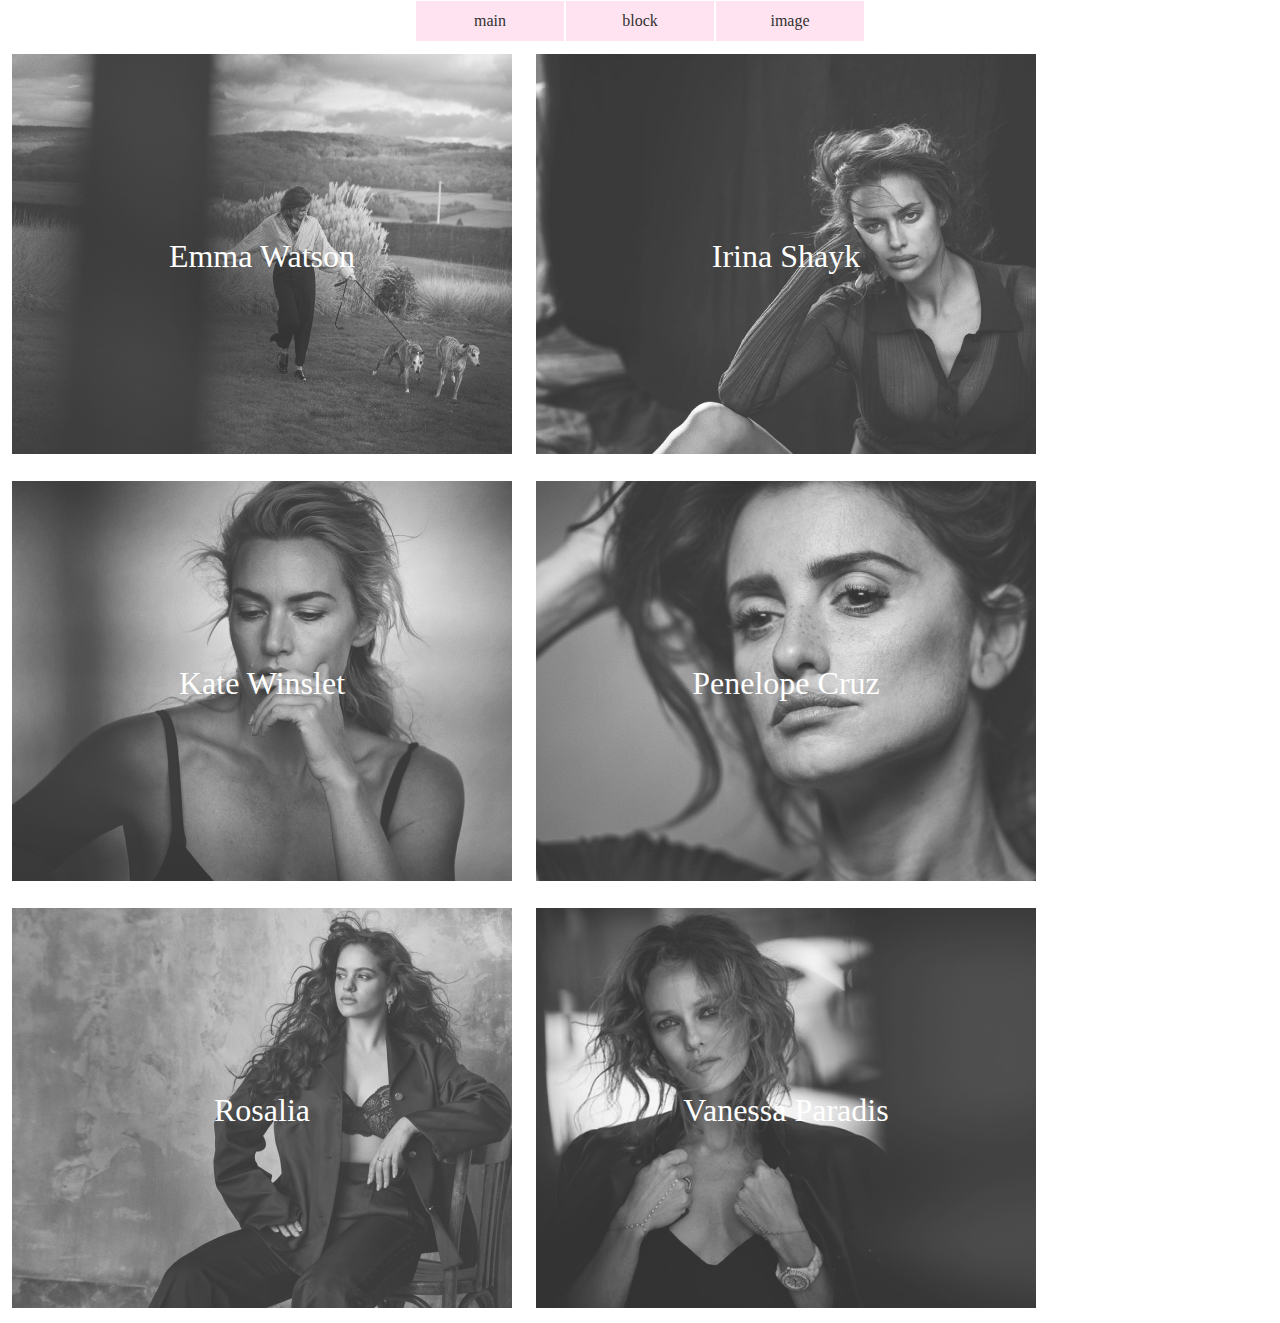
<file: index-lindbergh.html>
<!DOCTYPE html>
<html lang="ru">
<head>
	<meta charset="UTF-8">
	<title>homework</title>
	<link rel="stylesheet" href="css/style.css">
	</head>
<body>
<div class="menu">
	<div class="menu-block">
		<ul>
			<li>
			<a href="index.html">main</a>
			</li>
		<li>
		<a href="#" title="block">block</a>
		<ul class="in-menu-block">
		<li>
		<a href="index — tablet call.html"title="tablecell">table-cell</a>
		</li>
		<li>
		<a href="index —inline block.html"title="inline-block">inline-block</a>
		</li>
		<li>
		<a href="index — float.html"title="float">float</a>
		<ul class="float-menu">
		<li>
		<a href="#"title="float">float_one</a></li>
	    <li>
		<a href="#"title="float_two">float_two</a> 
		</li>
		</ul>
	</li>
	<li>
		<a href="index.html"title="flex">flex</a>
	</li>
</ul>
</li>
<li>
<a href="index-lindbergh.html"title="image">image</a>
</li>
</ul>

	
	<div class="wrapper1">
		<div class="border1">
		<div class="image1">
		<img class="opacity1" src="image/emmawatson.png" alt="lindberg">
		<p class="text1">Emma Watson</p>
	</div>
</div>
			<div class="border1">
		<div class="image1">
		<img class="opacity1" src="image/irinashaik.png" alt="lindberg">
		<p class="text1">Irina Shayk</p>
	</div>
	</div>
				<div class="border1">
		<div class="image1">
		<img class="opacity1" src="image/kateelizabethwinslet.png" alt="lindberg">
		<p class="text1">Kate Winslet</p>
</div>
	</div>
	
				<div class="border1">
		<div class="image1">
		<img class="opacity1" src="image/penelopecruz.png" alt="lindberg">
		<p class="text1">Penelope Cruz</p>
</div>
	</div>


				<div class="border1">
		<div class="image1">
		<img class="opacity1" src="image/rosalia.png" alt="lindberg">
		<p class="text1">Rosalia</p>
</div>
	</div>


				<div class="border1">
		<div class="image1">
		<img class="opacity1" src="image/vanessachantalparadis.png" alt="lindberg">
		<p class="text1">Vanessa Paradis</p>
</div>
	</div>
</div>
</body>
</file>
<file: css/style.css>
@import url('');
/*css reset*/
			html, body, div, span, applet, object, iframe,
			h1, h2, h3, h4, h5, h6, p, blockquote, pre,
			a, abbr, acronym, address, big, cite, code,
			del, dfn, em, img, ins, kbd, q, s, samp,
			small, strike, strong, sub, sup, tt, var,
			b, u, i, center,
			dl, dt, dd, ol, ul, li,
			fieldset, form, label, legend,
			table, caption, tbody, tfoot, thead, tr, th, td,
			article, aside, canvas, details, embed, 
			figure, figcaption, footer, header, hgroup, 
			menu, nav, output, ruby, section, summary,
			time, mark, audio, video {
				margin: 0;
				padding: 0;
				border: 0;
				font-size: 100%;
				font: inherit;
				vertical-align: baseline;
			}
			/* HTML5 display-role reset for older browsers */
			article, aside, details, figcaption, figure, 
			footer, header, hgroup, menu, nav, section {
				display: block;
			}
			body {
				line-height: 1;
			}
			ol, ul {
				list-style: none;
			}
			blockquote, q {
				quotes: none;
			}
			blockquote:before, blockquote:after,
			q:before, q:after {
				content: '';
				content: none;
			}
			table {
				border-collapse: collapse;
				border-spacing: 0;
			}
/*main*/

/*	div{
		outline: 2px solid red;
	}*/
	div{
		outline: 1px solid #ffffff;

	}


.wrapper{
		width:1200px;
		margin: 0 auto;
		padding:  32px 20;	
	}


.menu-block {
    position: relative;
}

.menu-block ul{
	text-align: center;
	font-size: 0;
}
.menu-block ul li{
	display: inline-block;
	background: #ffe3f0;
	font-size: 16px;
    position: relative;
    width: 148px;
}

.menu-block ul li a{
	text-decoration: none;
	color: #313131;
	padding-top: 12px;
    padding-bottom: 12px;
	display: block;
    text-align: center;
}
 .menu-block ul li a:hover {
    background-color: #e9bbc8;
}

.menu-block li{
    border: 1px solid #ffffff;
}

.in-menu-block {
    position: absolute;
    display: none;
}
.float-menu {
    position: absolute;
    top:  100%;
    left:  0;
    display: none;
}

li:hover .in-menu-block  {
    display: block;
    top:  100%;
    left:  0%;
}

li ul  :hover  .float-menu   {
    display: block;
    top:  0;
    left:  100%;
}



h1{
	margin: 32px 32px ;
	text-align: center;
	font-size: 36px
}
.first{
	background: #d5a7b4;
	display: flex;

}

.first_1{
	width: 400px;
	height: 200px;
}
.first_2{
	width: 400px;
    height: 200px;
   
}
.first_3{
	width: 400px;
    height: 200px;
	
}
.three{background: #a36452;
display: flex;
}


.second{
background: #def3ff;
display: flex;
}
.second_left{
	width: 800px;
	height: 200px;

}
.second_left_1{
	width: 800px;
	height: 100px;
}
.second_left_2{
	width: 800px;
	height: 100px;
}
.second_right_1{
	width: 400px;
	height: 67px;
}
.second_right_2{
	width: 400px;
	height: 67px;
}
.second_right_3{
	width: 400px;
	height: 67px;
}

.three{
background: #f4bf3c;
display: flex;
height: 200px;
}
.three_left{
width: 400px;
}
.three_right{
width: 800px;	
}
.three_right_top{
width: 800px;
height: 100px;
}
.three_right_bottom{
display: inline-flex;
width: 800px;
}
.three_right_bottom_1{
width: 400px;
height: 100px;
}
.three_right_bottom_2{
width: 400px;
height: 100px;
}

.four{
display: flex;
background: #f8955b;
height: 300px;
}

.four_left{
flex: 0 0 800px;
}

.four_left_top{
flex: 0 0 800px;
height: 100px;
}

.four_left_bottom{
display: flex;
}

.four_left_bottom_left{
flex: 0 0 400px;
height: 200px;
}
.four_left_bottom_left_top{
flex: 0 0 400px;
height: 100px;
}
.four_left_bottom_left_bottom{
display: flex;
height: 100px;
}
.four_left_bottom_left_bottom_1{
flex: 0 0 200px;
}
.four_left_bottom_left_bottom_2{
flex: 0 0 200px;
}
.four_left_bottom_right{
flex: 0 0 400px;
}
.four_rigth{
flex: 0 0 400px;
}
.four_rigth{
flex: 0 0 400px;
}









.first1{
background: #d5a7b4;
}

.first11{
	width: 400px;
	float:left;
	height: 200px;
	background: #d5a7b4;
}
.first2{
	width: 400px;
    height: 200px;
	float:left;
	background: #d5a7b4;
}
.first3{
	width: 400px;
    height: 200px;
	float:left;
	background: #d5a7b4;
}
 .clr{
    clear: left;
}




.second2{
background: #def3ff;
}
.second_left2{
	width: 800px;
	float: left;
}
.second_left_11{
height: 100px;
width: 800px;
}

.second_left_21{
	height: 100px;
	width: 800px;

}
.second_right2{
	width: 400px;
	float: left;
}
.second_right_11{
	height: 66px;
}
.second_right_21{
	height: 66px;
}
.second_right_31{
	height: 66px;
}


.three3{
background:#f4bf3c;
}

.three_left1{
	width: 400px;
	float: left;
	height: 200px;
}
.three_right_top1
{
	float: left;
	width:800px;
	height: 100px;

}
.three_right_bottom_12{
	float: left;
	width:400px;
	height: 100px;
}
.three_right_bottom_21{
	float: left;
	width:400px;
	height: 100px;
}


.four4{
	background: #f8955b;
}
.four_left1{
	float: left;
	width: 800px;
}
.four_left_top1{
	height: 100px;
	float: left;
	width: 800px;
	background: #f8955b;
}
.four_left_bottom1{
	font-size: 0px;
	background: #f8955b;

}
.four_left_bottom_left1{
	width: 400px;
	float: left;
	height: 100px;
	background: #f8955b;
}
.four_left_bottom_left_top1{
	width: 400px;
	height: 100px;
	background: #f8955b;;
}
.four_left_bottom_left_bottom1{
	width: 400px;
	height: 100px;
	background: #f8955b;
}
.four_left_bottom_left_bottom_11{
	width: 200px;
	float: left;
	height: 100px;
	background: #f8955b;
}
.four_left_bottom_left_bottom_21{
	width: 200px;
	float: left;
	height: 100px;
	background: #f8955b;
}
.four_left_bottom_right1{
	width: 400px;
	float: left;
	height: 200px;
	background: #f8955b;
}
.four_right1{
	width: 400px;
	float: left;
	height: 300px;
	background: #f8955b;
}




.first01{
	background: #dfb1be;
	font-size:0;
}
.first_01{
	width: 400px;
	font-size: 16px;
	display: inline-block;
	height: 200px;
}



.second01{
	background: #def3ff;
	font-size: 0px;
}
.second_left01{
	width: 800px;
	font-size: 16px;
	display: inline-block;

}
.secont_left_001{
	height: 100px;
}
.secont_left_02{
	height: 100px;
}

.second_right01{
	width: 400px;
	display: inline-block;
}
.second_right_01{
	height: 66px;
}
.second_right_02{
	height: 66px;
}
.second_right_03{
	height: 66px;
	
}



.third03{
	background: #f4bf3c;
	font-size: 0px;
}
.third_left03{
	display: inline-block;
	width: 500px;
	height: 200px;
}
.third_right_bottom03{
	width: 700px;
	display: inline-block;
}
.third_right_bottom_01{
	height: 110px;
	display: inline-block;
	width: 350px;
}



.four01{
	background: #f8955b;
	font-size: 0px;
}
.four_left01{
	display: inline-block;
	width: 800px;
}
.four_left_top01{
	height: 100px;
	display: inline-block;
	width: 800px;
}
.four_left_bottom01{
	font-size: 0px;
	background: #f8955b;
}
.four_left_bottom_left01{
	width: 400px;
	display: inline-block;
}
.four_left_bottom_left_top01{
	width: 400px;
	height: 100px;
}
.four_left_bottom_left_bottom01{
	width: 400px;
	height: 100px;
}
.four_left_bottom_left_bottom_01{
	width: 200px;
	display:inline-block;
	height: 100px;
}
.four_left_bottom_left_bottom_02{
	width: 200px;
	display:inline-block;
	height: 100px;
}
.four_right01{
	width: 400px;
	display:inline-block;
	height: 200px;
}





.first3{
	background: #dfb1be;
	font-size:0;
}
.first_13{
	width: 400px;
	font-size: 16px;
	display:table-cell;
	height: 200px;
}


.second13{
	background: #def3ff;
}
.second_left13{
	width: 800px;
	font-size: 16px;
	display:table-cell;

}
.secont_left_133{
	height: 100px;
	width: 800px;

}
.secont_left_23{
	height: 100px;
	width: 800px;
}

.second_right13{
	width: 400px;
	display:table-cell;
}
.second_right_13{
	height: 66px;
	width: 400px;
}
.second_right_233{
	height: 66px;
	width: 400px;
}
.second_right_33{
	height: 66px;
	width: 400px;
	
}



.third3{
	background: #f4bf3c;
}
.third_left13{
	display:table-cell;
	width: 500px;
	height: 200px;
}
.third_right_bottom13{
	width: 700px;
	display:table-cell;
}
.third_right_bottom_113{
	height: 110px;
	display:table-cell;
	width: 350px;
}


.four3{
	background: #f8955b;
}
.four_left3{
	display:table-cell;
	width: 800px;
}
.four_left_top3{
	height: 100px;
	display:table-cell;
	width: 800px;
}
.four_left_bottom3{
	font-size: 0px;
	background: #f8955b;
}
.four_left_bottom_left3{
	width: 400px;
	display:table-cell;
}
.four_left_bottom_left_top3{
	width: 400px;
	height: 100px;
}
.four_left_bottom_left_bottom3{
	width: 400px;
	height: 100px;
}
.four_left_bottom_left_bottom_13{
	width: 200px;
	display:table-cell;
	height: 100px;
}
.four_left_bottom_left_bottom_23{
	width: 200px;
	display:table-cell;
	height: 100px;
}

.four_right3{
	width: 400px;
	display:table-cell;
}






.first333{
	font-size:0;
	background: #d5a7b4;
}
.first_13{
	width: 400px;
	font-size: 16px;
	display:table-cell;
	height: 200px;
}
.first23{
	width: 400px;
	font-size: 16px;
	display:table-cell;
	height: 200px;
}
.first33{
 width: 400px;
	font-size: 16px;
	display:table-cell;
	height: 200px;
}

.second13{
	background: #def3ff;
}
.second_left13{
	width: 800px;
	font-size: 16px;
	display:table-cell;

}
.secont_left_133{
	height: 100px;
	width: 800px;
}
.secont_left_23{
	height: 100px;
	width: 800px;
}

.second_right13{
	width: 400px;
	display:table-cell;
}
.second_right_13{
	height: 66px;
	width: 400px;
}
.second_right_233{
	height: 66px;
	width: 400px;
}
.second_right_33{
	height: 66px;
	width: 400px;
	
}



.third333{
	background: #f4bf3c;
}
.third_left13{
	display:table-cell;
	width: 500px;
	height: 200px;
	background: #f4bf3c;
}
.third_right_bottom13{
	width: 700px;
	display:table-cell;
	background: #f4bf3c;
}
.third_right_bottom_113{
	height: 110px;
	display:table-cell;
	width: 350px;
	background: #f4bf3c;
}


.four3{
	background: #f8955b;
}
.four_left3{
	display:table-cell;
	width: 800px;
}
.four_left_top3{
	height: 100px;
	display:table-cell;
	width: 800px;
}
.four_left_bottom3{
	font-size: 0px;
	background: #f8955b;
}
.four_left_bottom_left3{
	width: 400px;
	display:table-cell;
}
.four_left_bottom_left_top3{
	width: 400px;
	height: 100px;
}
.four_left_bottom_left_bottom3{
	width: 400px;
	height: 100px;
}
.four_left_bottom_left_bottom_13{
	width: 200px;
	display:table-cell;
	height: 100px;
}
.four_left_bottom_left_bottom_23{
	width: 200px;
	display:table-cell;
	height: 100px;
}

.four_right3{
	width: 400px;
	display:table-cell;
}


.wrapper1{
	display: flex;
	flex-wrap: wrap;
	width:1200px;
	z-index: -70;	
	}

.image1{
	z-index: -20;
	position: relative;
	opacity:0.8;
	padding: 12px;
}

.text1 {
font-size: 32px;
color: white;
position: absolute;
margin-right: -50%;
top: 50%;
left: 50%;
transform: translate(-50%, -50%);
}
</file>
